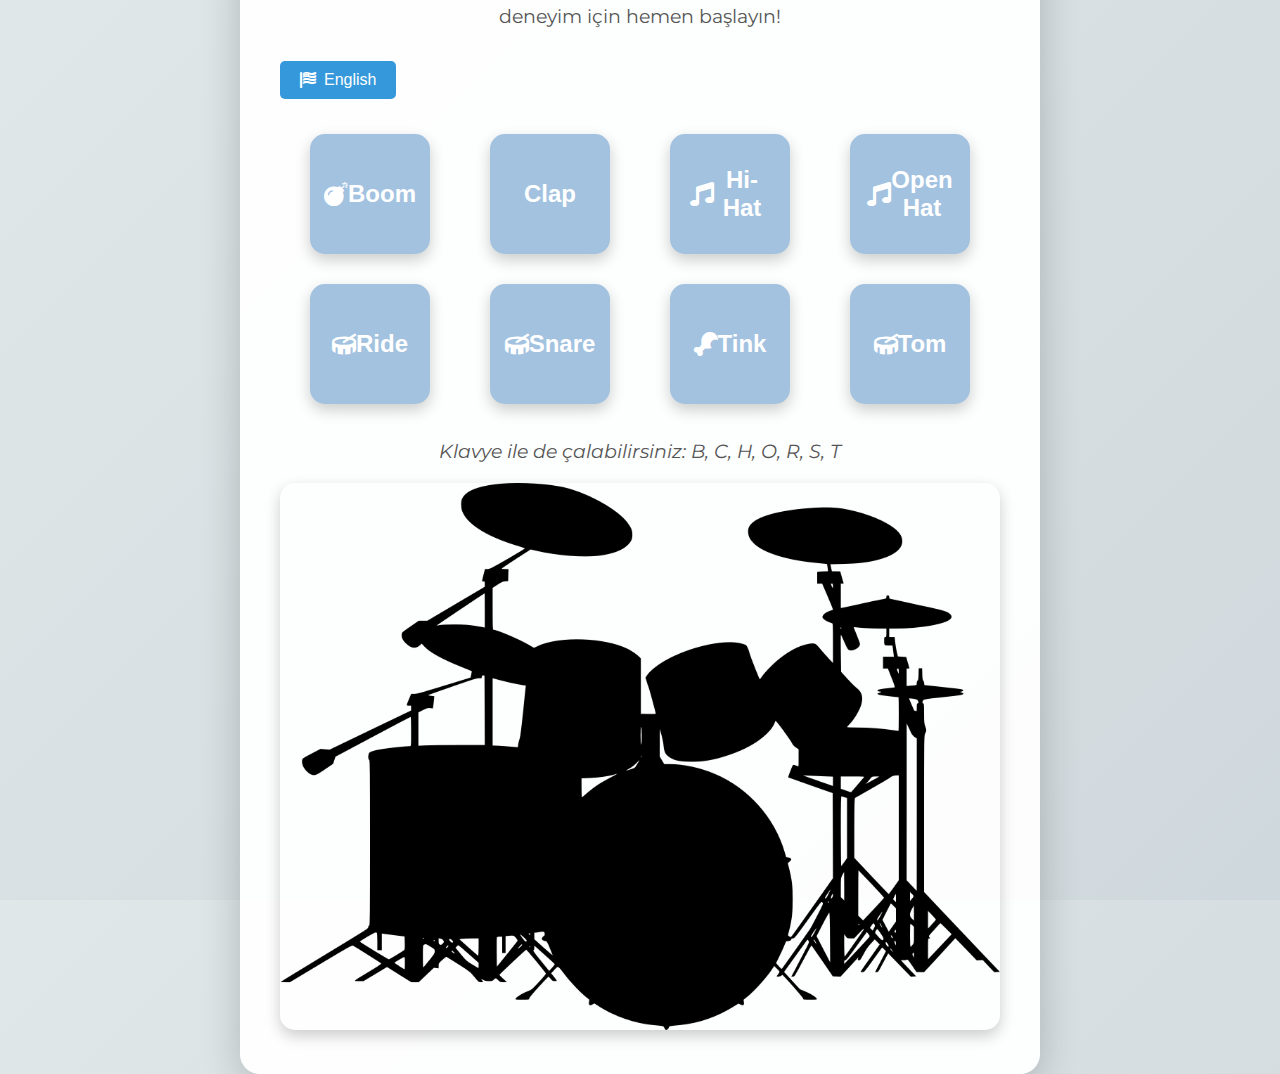
<file: JavaScript/index.html>
<!DOCTYPE html>
<html lang="tr">
<head>
    <meta charset="UTF-8">
    <meta name="viewport" content="width=device-width, initial-scale=1.0">
    <link rel="stylesheet" href="style.css">
    <link rel="stylesheet" href="https://cdnjs.cloudflare.com/ajax/libs/font-awesome/5.15.4/css/all.min.css">
    <title>Drum Kit</title>
</head>
<body>
    <div class="container">
        <h1 id="title">Davul Seti</h1>
        <p class="description" id="description">Bu uygulama, çeşitli davul seslerini çalmanıza olanak tanır. Düğmelere tıklayarak veya klavye tuşlarına basarak müzik yapabilirsiniz. Eğlenceli bir deneyim için hemen başlayın!</p>
        
        <button id="language-toggle" class="language-button">
            <i class="fas fa-flag-usa"></i> English
        </button>
        
        <div class="drum-kit">
            <button class="drum" data-sound="sounds/boom.wav"><i class="fas fa-bomb"></i> Boom</button>
            <button class="drum" data-sound="sounds/clap.wav"><i class="fas fa-clap"></i> Clap</button>
            <button class="drum" data-sound="sounds/hihat.wav"><i class="fas fa-music"></i> Hi-Hat</button>
            <button class="drum" data-sound="sounds/openhat.wav"><i class="fas fa-music"></i> Open Hat</button>
            <button class="drum" data-sound="sounds/ride.wav"><i class="fas fa-drum"></i> Ride</button>
            <button class="drum" data-sound="sounds/snare.wav"><i class="fas fa-drum"></i> Snare</button>
            <button class="drum" data-sound="sounds/tink.wav"><i class="fas fa-drumstick-bite"></i> Tink</button>
            <button class="drum" data-sound="sounds/tom.wav"><i class="fas fa-drum"></i> Tom</button>
        </div>
        <p class="instructions" id="instructions">Klavye ile de çalabilirsiniz: B, C, H, O, R, S, T</p>
        <img src="images/drum.png" alt="Drum Kit" class="drum-image">
    </div>
    <script src="script.js"></script>
</body>
</html>
</file>
<file: JavaScript/style.css>
@import url('https://fonts.googleapis.com/css2?family=Montserrat:wght@400;600&display=swap');

* {
    box-sizing: border-box;
    margin: 0;
    padding: 0;
}

body {
    display: flex;
    justify-content: center;
    align-items: center;
    height: 100vh;
    background: linear-gradient(135deg, #e0e7e9, #cfd8dc); /* Soft gri ve mavi tonları */
    font-family: 'Montserrat', sans-serif; /* Modern bir font */
    color: #333;
}

.container {
    text-align: center;
    background: rgba(255, 255, 255, 0.95);
    border-radius: 20px;
    padding: 40px;
    box-shadow: 0 10px 40px rgba(0, 0, 0, 0.2);
    width: 90%;
    max-width: 800px;
}

h1 {
    margin-bottom: 20px;
    font-size: 3em;
    color: #2c3e50; /* Koyu mavi tonları */
    text-shadow: 1px 1px 5px rgba(0, 0, 0, 0.1);
}

.description {
    margin-bottom: 30px;
    font-size: 1.2em;
    color: #555; /* Gri */
    line-height: 1.5; /* Satır yüksekliği */
}

.language-button {
    background-color: #3498db; /* Soft mavi */
    color: white;
    border: none;
    border-radius: 5px;
    padding: 10px 20px;
    font-size: 1em;
    cursor: pointer;
    display: flex;
    align-items: center;
    margin-bottom: 20px;
    transition: background-color 0.3s;
}

.language-button i {
    margin-right: 8px; /* Bayrak simgesi ile metin arasında boşluk */
}

.language-button:hover {
    background-color: #2980b9; /* Daha koyu mavi */
}

.drum-kit {
    display: flex;
    justify-content: space-around;
    flex-wrap: wrap;
    margin-bottom: 20px;
}

.drum {
    padding: 20px;
    font-size: 1.5em;
    border: none;
    border-radius: 15px;
    background-color: #a2c2e0; /* Soft mavi tonu */
    color: white;
    cursor: pointer;
    transition: transform 0.1s, box-shadow 0.2s, background-color 0.3s;
    margin: 15px;
    width: 120px;
    height: 120px;
    display: flex;
    align-items: center;
    justify-content: center;
    box-shadow: 0 6px 15px rgba(0, 0, 0, 0.2);
    font-weight: 600; /* Kalın yazı */
}

.drum:hover {
    background-color: #8ab8e0; /* Daha soft mavi */
}

.drum:active {
    transform: scale(0.95);
    box-shadow: 0 4px 10px rgba(0, 0, 0, 0.3);
}

.instructions {
    margin-top: 20px;
    font-size: 1.2em;
    color: #555; /* Gri */
    font-style: italic;
}

.drum-image {
    width: 100%;
    border-radius: 15px;
    margin-top: 20px;
    box-shadow: 0 6px 15px rgba(0, 0, 0, 0.2);
}

.waveform {
    position: absolute;
    width: 100%;
    height: 5px;
    background: rgba(255, 255, 255, 0.8);
    animation: wave-animation 0.5s ease forwards;
}

@keyframes wave-animation {
    0% {
        transform: scaleX(0);
    }
    100% {
        transform: scaleX(1);
    }
}

@media (max-width: 600px) {
    .drum {
        width: 80px;
        height: 80px;
        font-size: 1em;
    }

    h1 {
        font-size: 2.5em;
    }

    .description, .instructions {
        font-size: 1em;
    }
}
</file>
